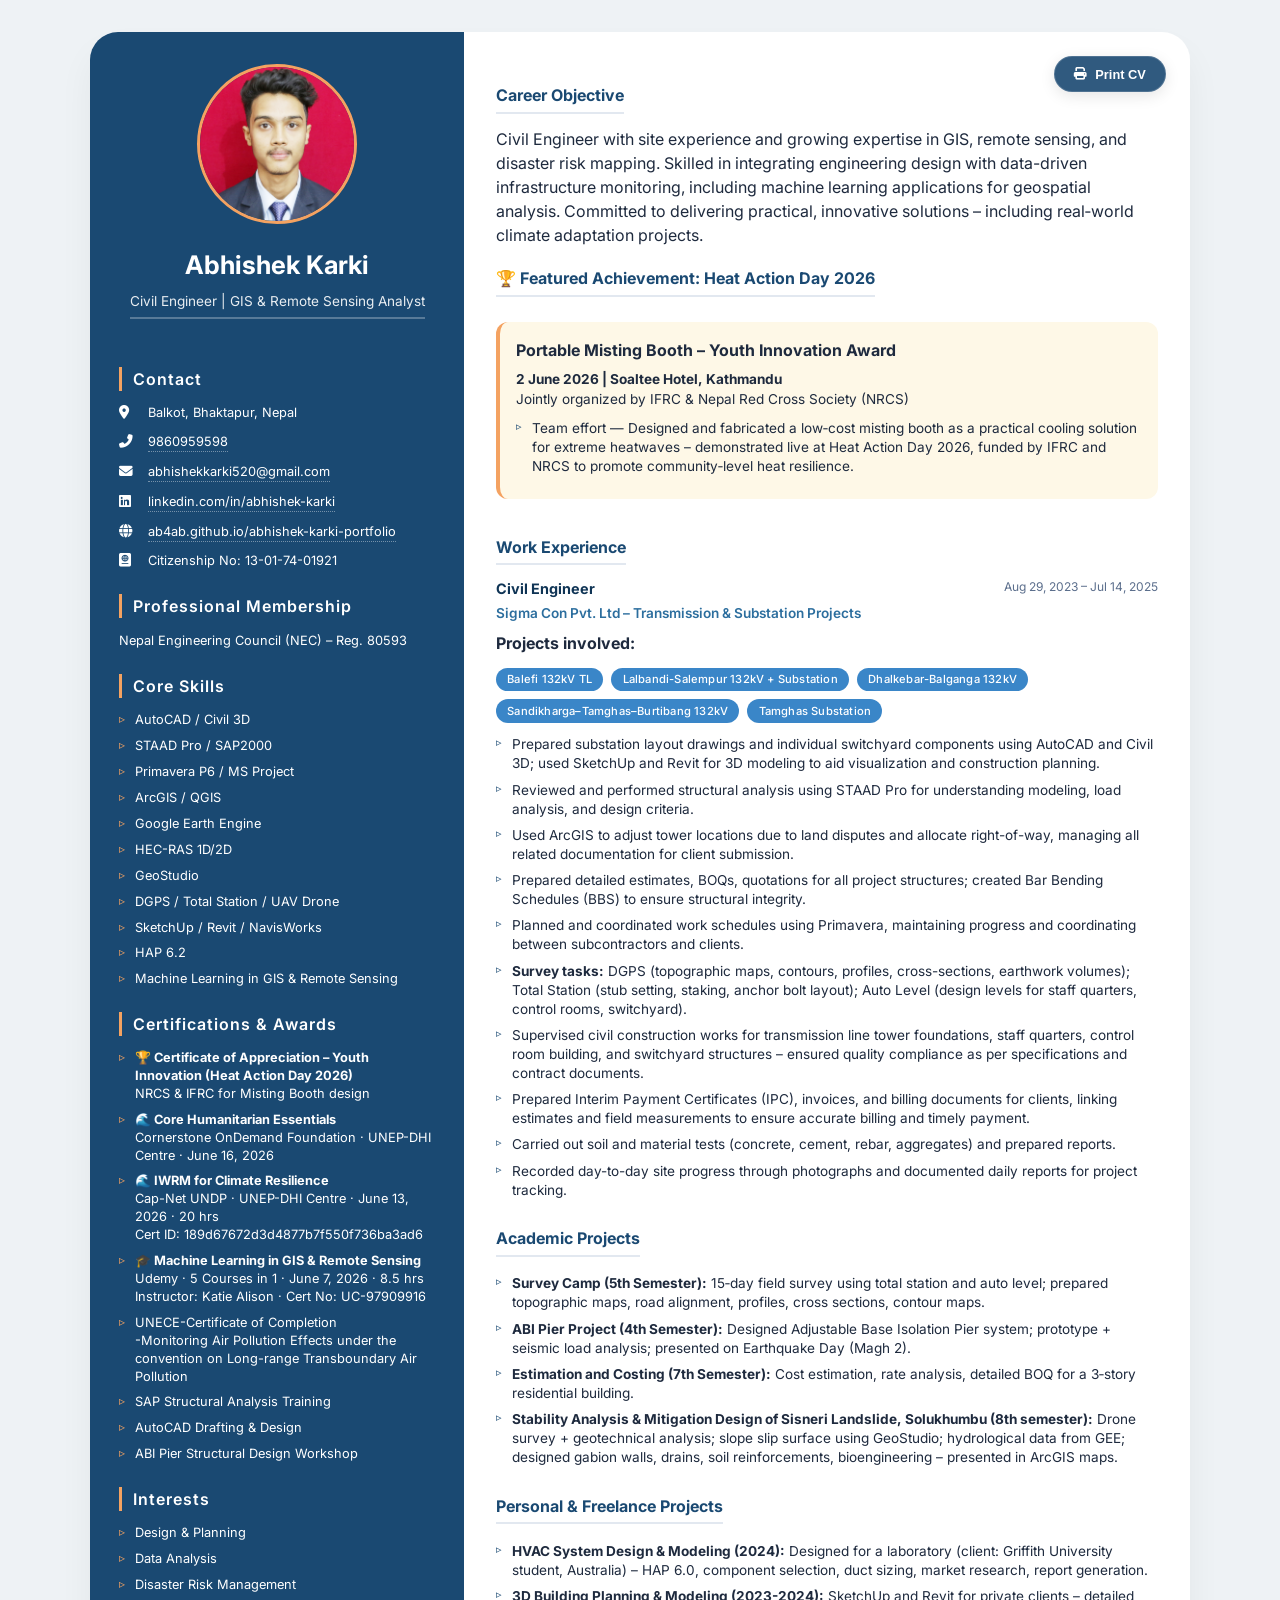
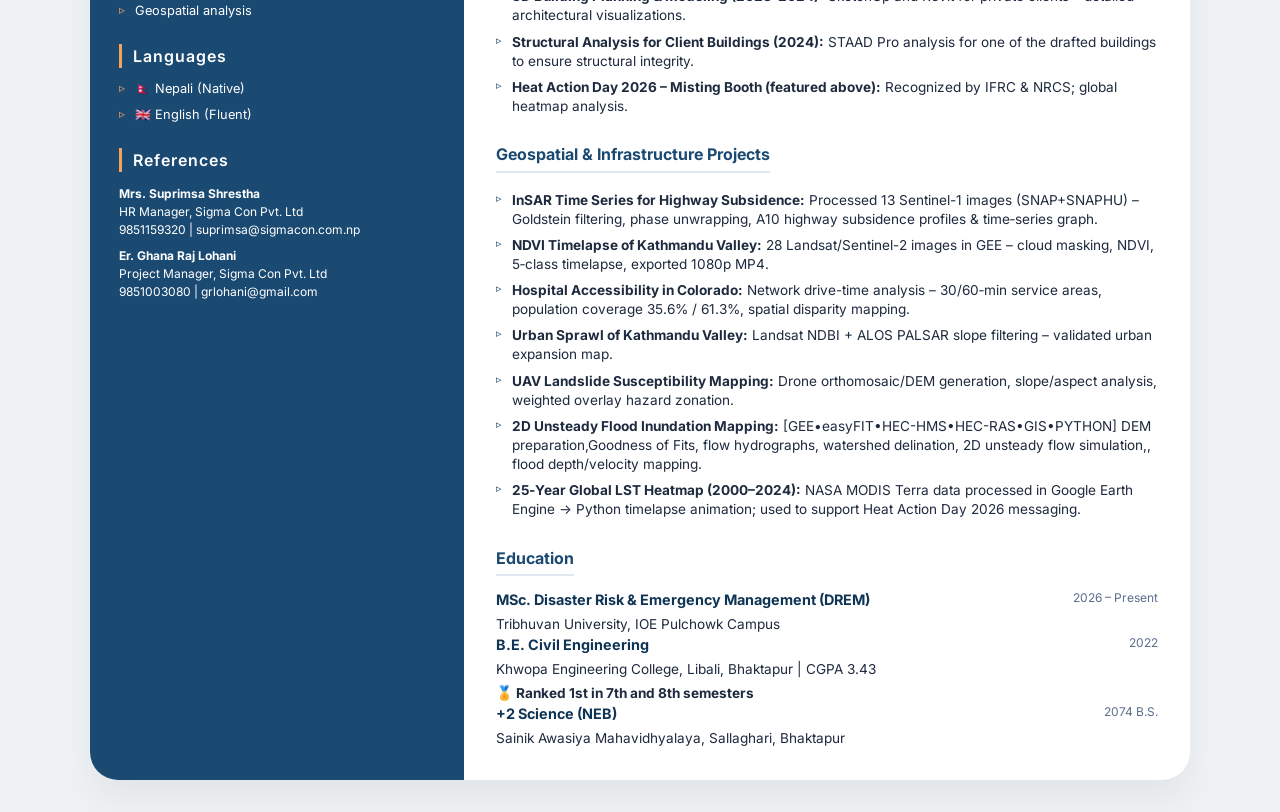
<file: cv.html>
<!DOCTYPE html>
<html lang="en">
<head>
  <meta charset="UTF-8">
  <meta name="viewport" content="width=device-width, initial-scale=1.0">
  <title>Abhishek Karki – CV</title>
  <link href="https://fonts.googleapis.com/css2?family=Inter:wght@300;400;500;600;700&display=swap" rel="stylesheet">
  <link rel="stylesheet" href="https://cdnjs.cloudflare.com/ajax/libs/font-awesome/6.4.0/css/all.min.css">
  <style>
    * { margin: 0; padding: 0; box-sizing: border-box; }
    body {
      background: #eef2f5;
      font-family: 'Inter', sans-serif;
      color: #1e2a3e;
      padding: 2rem;
      line-height: 1.5;
    }
    .cv-container {
      max-width: 1100px;
      margin: 0 auto;
      background: white;
      border-radius: 28px;
      box-shadow: 0 20px 35px rgba(0,0,0,0.05);
      overflow: hidden;
      position: relative;
    }
    .cv-inner {
      display: grid;
      grid-template-columns: 34% 66%;
    }
    .sidebar {
      background: #1a4972;
      color: white;
      padding: 2rem 1.8rem;
      text-align: center;
    }
    .profile-photo {
      width: 160px;
      height: 160px;
      border-radius: 50%;
      object-fit: cover;
      border: 3px solid #f4a261;
      margin-bottom: 1rem;
      background: #eef2fa;
    }
    .name { font-size: 1.6rem; font-weight: 700; margin-bottom: 0.25rem; }
    .title {
      font-size: 0.85rem;
      opacity: 0.9;
      margin-bottom: 1.5rem;
      border-bottom: 2px solid rgba(255,255,255,0.3);
      display: inline-block;
      padding-bottom: 0.3rem;
    }
    .section-title {
      font-size: 1rem;
      font-weight: 600;
      margin: 1.5rem 0 0.8rem 0;
      letter-spacing: 1px;
      border-left: 3px solid #f4a261;
      padding-left: 0.7rem;
      text-align: left;
    }
    .contact-info p {
      font-size: 0.8rem;
      margin-bottom: 0.6rem;
      display: flex;
      align-items: center;
      gap: 0.6rem;
      text-align: left;
    }
    .contact-info i { width: 1.2rem; font-size: 0.85rem; }
    .contact-info a {
      color: white;
      text-decoration: none;
      border-bottom: 1px dotted rgba(255,255,255,0.4);
      transition: border-color 0.2s;
    }
    .contact-info a:hover { border-bottom-color: #f4a261; }
    .skill-list {
      list-style: none;
      padding-left: 0;
      margin-top: 0.3rem;
      text-align: left;
    }
    .skill-list li {
      font-size: 0.8rem;
      margin-bottom: 0.5rem;
      padding-left: 1rem;
      position: relative;
      line-height: 1.4;
    }
    .skill-list li::before {
      content: "▹";
      position: absolute;
      left: 0;
      color: #f4a261;
      font-size: 0.75rem;
    }
    .main-content { padding: 2rem; }
    .main-section-title {
      font-size: 1rem;
      font-weight: 700;
      color: #1a4972;
      margin: 1.2rem 0 0.8rem 0;
      border-bottom: 2px solid #e2e8f0;
      padding-bottom: 0.3rem;
      display: inline-block;
    }
    .job-header {
      display: flex;
      justify-content: space-between;
      flex-wrap: wrap;
      font-weight: 700;
      margin-bottom: 0.2rem;
    }
    .job-title { font-size: 0.9rem; color: #0f3455; }
    .job-date { font-weight: normal; font-size: 0.75rem; color: #5b6e8c; }
    .company { font-weight: 600; font-size: 0.85rem; color: #2c6e9e; margin-bottom: 0.5rem; }
    .job-list, .project-list {
      list-style: none;
      padding-left: 0;
      margin-top: 0.3rem;
    }
    .job-list li, .project-list li {
      font-size: 0.85rem;
      margin-bottom: 0.45rem;
      padding-left: 1rem;
      position: relative;
      line-height: 1.4;
    }
    .job-list li::before, .project-list li::before {
      content: "▹";
      position: absolute;
      left: 0;
      color: #1a4972;
      font-size: 0.7rem;
    }
    .project-badge-list {
      display: flex;
      flex-wrap: wrap;
      gap: 0.5rem;
      margin: 0.8rem 0;
    }
    .project-badge {
      background: #3a86c8;
      color: white;
      padding: 0.2rem 0.7rem;
      border-radius: 30px;
      font-size: 0.7rem;
      font-weight: 500;
      letter-spacing: 0.2px;
      white-space: nowrap;
    }
    .edu-detail { margin-top: 0.2rem; font-size: 0.85rem; }
    .print-btn {
      position: absolute;
      top: 1.5rem;
      right: 1.5rem;
      padding: 0.6rem 1.2rem;
      border: 1px solid rgba(255,255,255,0.15);
      border-radius: 40px;
      background: rgba(26, 73, 114, 0.9);
      color: white;
      font-size: 0.8rem;
      font-weight: 600;
      cursor: pointer;
      display: flex;
      align-items: center;
      gap: 0.5rem;
      box-shadow: 0 4px 15px rgba(0,0,0,0.1);
      transition: all 0.2s ease;
      z-index: 100;
    }
    .print-btn:hover {
      background: #f4a261;
      transform: translateY(-2px);
      box-shadow: 0 6px 20px rgba(244,162,97,0.3);
    }
    @media print {
      .print-btn { display: none !important; }
      body { padding: 0 !important; background: white !important; }
      .cv-container { box-shadow: none !important; border-radius: 0 !important; max-width: 100% !important; margin: 0 !important; }
    }
    @media (max-width: 700px) {
      .cv-inner { grid-template-columns: 1fr; }
      body { padding: 1rem; }
      .profile-photo { width: 130px; height: 130px; }
      .print-btn { top: 1rem; right: 1rem; padding: 0.5rem 1rem; }
      .project-badge { white-space: normal; font-size: 0.65rem; }
    }
  </style>
</head>
<body>
<div class="cv-container">
  <button onclick="window.print()" class="print-btn" title="Print Resume"><i class="fas fa-print"></i> Print CV</button>
  <div class="cv-inner">
    <div class="sidebar">
      <img src="assets/cv.jpg" alt="Abhishek Karki" class="profile-photo">
      <div class="name">Abhishek Karki</div>
      <div class="title">Civil Engineer | GIS & Remote Sensing Analyst</div>
 
      <div class="section-title">Contact</div>
      <div class="contact-info">
        <p><i class="fas fa-map-marker-alt"></i> Balkot, Bhaktapur, Nepal</p>
        <p><i class="fas fa-phone-alt"></i> <a href="tel:9860959598">9860959598</a></p>
        <p><i class="fas fa-envelope"></i> <a href="mailto:abhishekkarki520@gmail.com">abhishekkarki520@gmail.com</a></p>
        <p><i class="fab fa-linkedin"></i> <a href="https://linkedin.com/in/abhishek-karki-9b034524a" target="_blank" rel="noopener noreferrer">linkedin.com/in/abhishek-karki</a></p>
        <p><i class="fas fa-globe"></i> <a href="https://ab4ab.github.io/abhishek-karki-portfolio/" target="_blank" rel="noopener noreferrer">ab4ab.github.io/abhishek-karki-portfolio</a></p>
        <p><i class="fas fa-passport"></i> Citizenship No: 13-01-74-01921</p>
      </div>
 
      <div class="section-title">Professional Membership</div>
      <div style="text-align: left; font-size: 0.8rem; margin-bottom: 0.5rem;">Nepal Engineering Council (NEC) – Reg. 80593</div>
 
      <div class="section-title">Core Skills</div>
      <ul class="skill-list">
        <li>AutoCAD / Civil 3D</li>
        <li>STAAD Pro / SAP2000</li>
        <li>Primavera P6 / MS Project</li>
        <li>ArcGIS / QGIS</li>
        <li>Google Earth Engine</li>
        <li>HEC-RAS 1D/2D</li>
        <li>GeoStudio</li>
        <li>DGPS / Total Station / UAV Drone</li>
        <li>SketchUp / Revit / NavisWorks</li>
        <li>HAP 6.2</li>
        <li>Machine Learning in GIS &amp; Remote Sensing</li>
      </ul>
 
      <div class="section-title">Certifications &amp; Awards</div>
      <ul class="skill-list">
        <li><strong>🏆 Certificate of Appreciation – Youth Innovation (Heat Action Day 2026)</strong><br>NRCS &amp; IFRC for Misting Booth design</li>
        <li><strong>🌊 Core Humanitarian Essentials</strong><br>Cornerstone OnDemand Foundation · UNEP-DHI Centre · June 16, 2026</li>
        <li><strong>🌊 IWRM for Climate Resilience</strong><br>Cap-Net UNDP · UNEP-DHI Centre · June 13, 2026 · 20 hrs<br>Cert ID: 189d67672d3d4877b7f550f736ba3ad6</li>
        <li><strong>🎓 Machine Learning in GIS &amp; Remote Sensing</strong><br>Udemy · 5 Courses in 1 · June 7, 2026 · 8.5 hrs<br>Instructor: Katie Alison · Cert No: UC-97909916</li>
        <li><strong></strong>UNECE-Certificate of Completion</strong><br>-Monitoring Air Pollution Effects under the convention on Long-range Transboundary Air Pollution</li>
        <li>SAP Structural Analysis Training</li>
        <li>AutoCAD Drafting &amp; Design</li>
        <li>ABI Pier Structural Design Workshop</li>
      </ul>
 
      <div class="section-title">Interests</div>
      <ul class="skill-list">
        <li>Design &amp; Planning</li>
        <li>Data Analysis</li>
        <li>Disaster Risk Management</li>
        <li>Geospatial analysis</li>
      </ul>
 
      <div class="section-title">Languages</div>
      <ul class="skill-list">
        <li>🇳🇵 Nepali (Native)</li>
        <li>🇬🇧 English (Fluent)</li>
      </ul>
 
      <div class="section-title">References</div>
      <div style="font-size: 0.75rem; margin-top: 0.3rem; text-align: left;">
        <p><strong>Mrs. Suprimsa Shrestha</strong><br>HR Manager, Sigma Con Pvt. Ltd<br>9851159320 | suprimsa@sigmacon.com.np</p>
        <p style="margin-top: 0.5rem;"><strong>Er. Ghana Raj Lohani</strong><br>Project Manager, Sigma Con Pvt. Ltd<br>9851003080 | grlohani@gmail.com</p>
      </div>
    </div>
 
    <div class="main-content">
      <div class="main-section-title">Career Objective</div>
      <p>Civil Engineer with site experience and growing expertise in GIS, remote sensing, and disaster risk mapping. Skilled in integrating engineering design with data-driven infrastructure monitoring, including machine learning applications for geospatial analysis. Committed to delivering practical, innovative solutions – including real‑world climate adaptation projects.</p>
 
      <div class="main-section-title">🏆 Featured Achievement: Heat Action Day 2026</div>
      <div style="background: #fef8e7; border-left: 4px solid #f4a261; padding: 1rem; margin: 0.8rem 0 1rem 0; border-radius: 12px;">
        <p style="font-weight: 700; margin-bottom: 0.4rem;">Portable Misting Booth – Youth Innovation Award</p>
        <p style="font-size: 0.85rem; margin-bottom: 0.6rem;"><strong>2 June 2026 | Soaltee Hotel, Kathmandu</strong><br>Jointly organized by IFRC &amp; Nepal Red Cross Society (NRCS)</p>
        <ul class="job-list" style="margin-top: 0.2rem;">
          <li>Team effort — Designed and fabricated a low‑cost misting booth as a practical cooling solution for extreme heatwaves – demonstrated live at Heat Action Day 2026, funded by IFRC and NRCS to promote community‑level heat resilience.</li>
        </ul>
      </div>
 
      <div class="main-section-title">Work Experience</div>
      <div class="job">
        <div class="job-header"><span class="job-title">Civil Engineer</span><span class="job-date">Aug 29, 2023 – Jul 14, 2025</span></div>
        <div class="company">Sigma Con Pvt. Ltd – Transmission &amp; Substation Projects</div>
        <div><strong>Projects involved:</strong></div>
        <div class="project-badge-list">
          <span class="project-badge">Balefi 132kV TL</span>
          <span class="project-badge">Lalbandi-Salempur 132kV + Substation</span>
          <span class="project-badge">Dhalkebar-Balganga 132kV</span>
          <span class="project-badge">Sandikharga–Tamghas–Burtibang 132kV</span>
          <span class="project-badge">Tamghas Substation</span>
        </div>
        <ul class="job-list">
          <li>Prepared substation layout drawings and individual switchyard components using AutoCAD and Civil 3D; used SketchUp and Revit for 3D modeling to aid visualization and construction planning.</li>
          <li>Reviewed and performed structural analysis using STAAD Pro for understanding modeling, load analysis, and design criteria.</li>
          <li>Used ArcGIS to adjust tower locations due to land disputes and allocate right-of-way, managing all related documentation for client submission.</li>
          <li>Prepared detailed estimates, BOQs, quotations for all project structures; created Bar Bending Schedules (BBS) to ensure structural integrity.</li>
          <li>Planned and coordinated work schedules using Primavera, maintaining progress and coordinating between subcontractors and clients.</li>
          <li><strong>Survey tasks:</strong> DGPS (topographic maps, contours, profiles, cross-sections, earthwork volumes); Total Station (stub setting, staking, anchor bolt layout); Auto Level (design levels for staff quarters, control rooms, switchyard).</li>
          <li>Supervised civil construction works for transmission line tower foundations, staff quarters, control room building, and switchyard structures – ensured quality compliance as per specifications and contract documents.</li>
          <li>Prepared Interim Payment Certificates (IPC), invoices, and billing documents for clients, linking estimates and field measurements to ensure accurate billing and timely payment.</li>
          <li>Carried out soil and material tests (concrete, cement, rebar, aggregates) and prepared reports.</li>
          <li>Recorded day-to-day site progress through photographs and documented daily reports for project tracking.</li>
        </ul>
      </div>
 
      <div class="main-section-title">Academic Projects</div>
      <ul class="job-list">
        <li><strong>Survey Camp (5th Semester):</strong> 15‑day field survey using total station and auto level; prepared topographic maps, road alignment, profiles, cross sections, contour maps.</li>
        <li><strong>ABI Pier Project (4th Semester):</strong> Designed Adjustable Base Isolation Pier system; prototype + seismic load analysis; presented on Earthquake Day (Magh 2).</li>
        <li><strong>Estimation and Costing (7th Semester):</strong> Cost estimation, rate analysis, detailed BOQ for a 3‑story residential building.</li>
        <li><strong>Stability Analysis &amp; Mitigation Design of Sisneri Landslide, Solukhumbu (8th semester):</strong> Drone survey + geotechnical analysis; slope slip surface using GeoStudio; hydrological data from GEE; designed gabion walls, drains, soil reinforcements, bioengineering – presented in ArcGIS maps.</li>
      </ul>
 
      <div class="main-section-title">Personal &amp; Freelance Projects</div>
      <ul class="job-list">
        <li><strong>HVAC System Design &amp; Modeling (2024):</strong> Designed for a laboratory (client: Griffith University student, Australia) – HAP 6.0, component selection, duct sizing, market research, report generation.</li>
        <li><strong>3D Building Planning &amp; Modeling (2023-2024):</strong> SketchUp and Revit for private clients – detailed architectural visualizations.</li>
        <li><strong>Structural Analysis for Client Buildings (2024):</strong> STAAD Pro analysis for one of the drafted buildings to ensure structural integrity.</li>
        <li><strong>Heat Action Day 2026 – Misting Booth (featured above):</strong> Recognized by IFRC &amp; NRCS; global heatmap analysis.</li>
      </ul>
 
      <div class="main-section-title">Geospatial &amp; Infrastructure Projects</div>
      <ul class="job-list">
        <li><strong>InSAR Time Series for Highway Subsidence:</strong> Processed 13 Sentinel-1 images (SNAP+SNAPHU) – Goldstein filtering, phase unwrapping, A10 highway subsidence profiles &amp; time‑series graph.</li>
        <li><strong>NDVI Timelapse of Kathmandu Valley:</strong> 28 Landsat/Sentinel-2 images in GEE – cloud masking, NDVI, 5‑class timelapse, exported 1080p MP4.</li>
        <li><strong>Hospital Accessibility in Colorado:</strong> Network drive-time analysis – 30/60‑min service areas, population coverage 35.6% / 61.3%, spatial disparity mapping.</li>
        <li><strong>Urban Sprawl of Kathmandu Valley:</strong> Landsat NDBI + ALOS PALSAR slope filtering – validated urban expansion map.</li>
        <li><strong>UAV Landslide Susceptibility Mapping:</strong> Drone orthomosaic/DEM generation, slope/aspect analysis, weighted overlay hazard zonation.</li>
        <li><strong>2D Unsteady Flood Inundation Mapping:</strong> [GEE•easyFIT•HEC-HMS•HEC-RAS•GIS•PYTHON]  DEM preparation,Goodness of Fits, flow hydrographs, watershed delination, 2D unsteady flow simulation,, flood depth/velocity mapping.</li>
        <li><strong>25‑Year Global LST Heatmap (2000–2024):</strong> NASA MODIS Terra data processed in Google Earth Engine → Python timelapse animation; used to support Heat Action Day 2026 messaging.</li>
      </ul>
 
      <div class="main-section-title">Education</div>
      <div class="job">
        <div class="job-header"><span class="job-title">MSc. Disaster Risk &amp; Emergency Management (DREM)</span><span class="job-date">2026 – Present</span></div>
        <div class="edu-detail">Tribhuvan University, IOE Pulchowk Campus</div>
      </div>
      <div class="job">
        <div class="job-header"><span class="job-title">B.E. Civil Engineering</span><span class="job-date">2022</span></div>
        <div class="edu-detail">Khwopa Engineering College, Libali, Bhaktapur | CGPA 3.43</div>
        <div class="edu-detail"><strong>🏅 Ranked 1st in 7th and 8th semesters</strong></div>
      </div>
      <div class="job">
        <div class="job-header"><span class="job-title">+2 Science (NEB)</span><span class="job-date">2074 B.S.</span></div>
        <div class="edu-detail">Sainik Awasiya Mahavidhyalaya, Sallaghari, Bhaktapur</div>
      </div>
    </div>
  </div>
</div>
</body>
</html>
</file>
